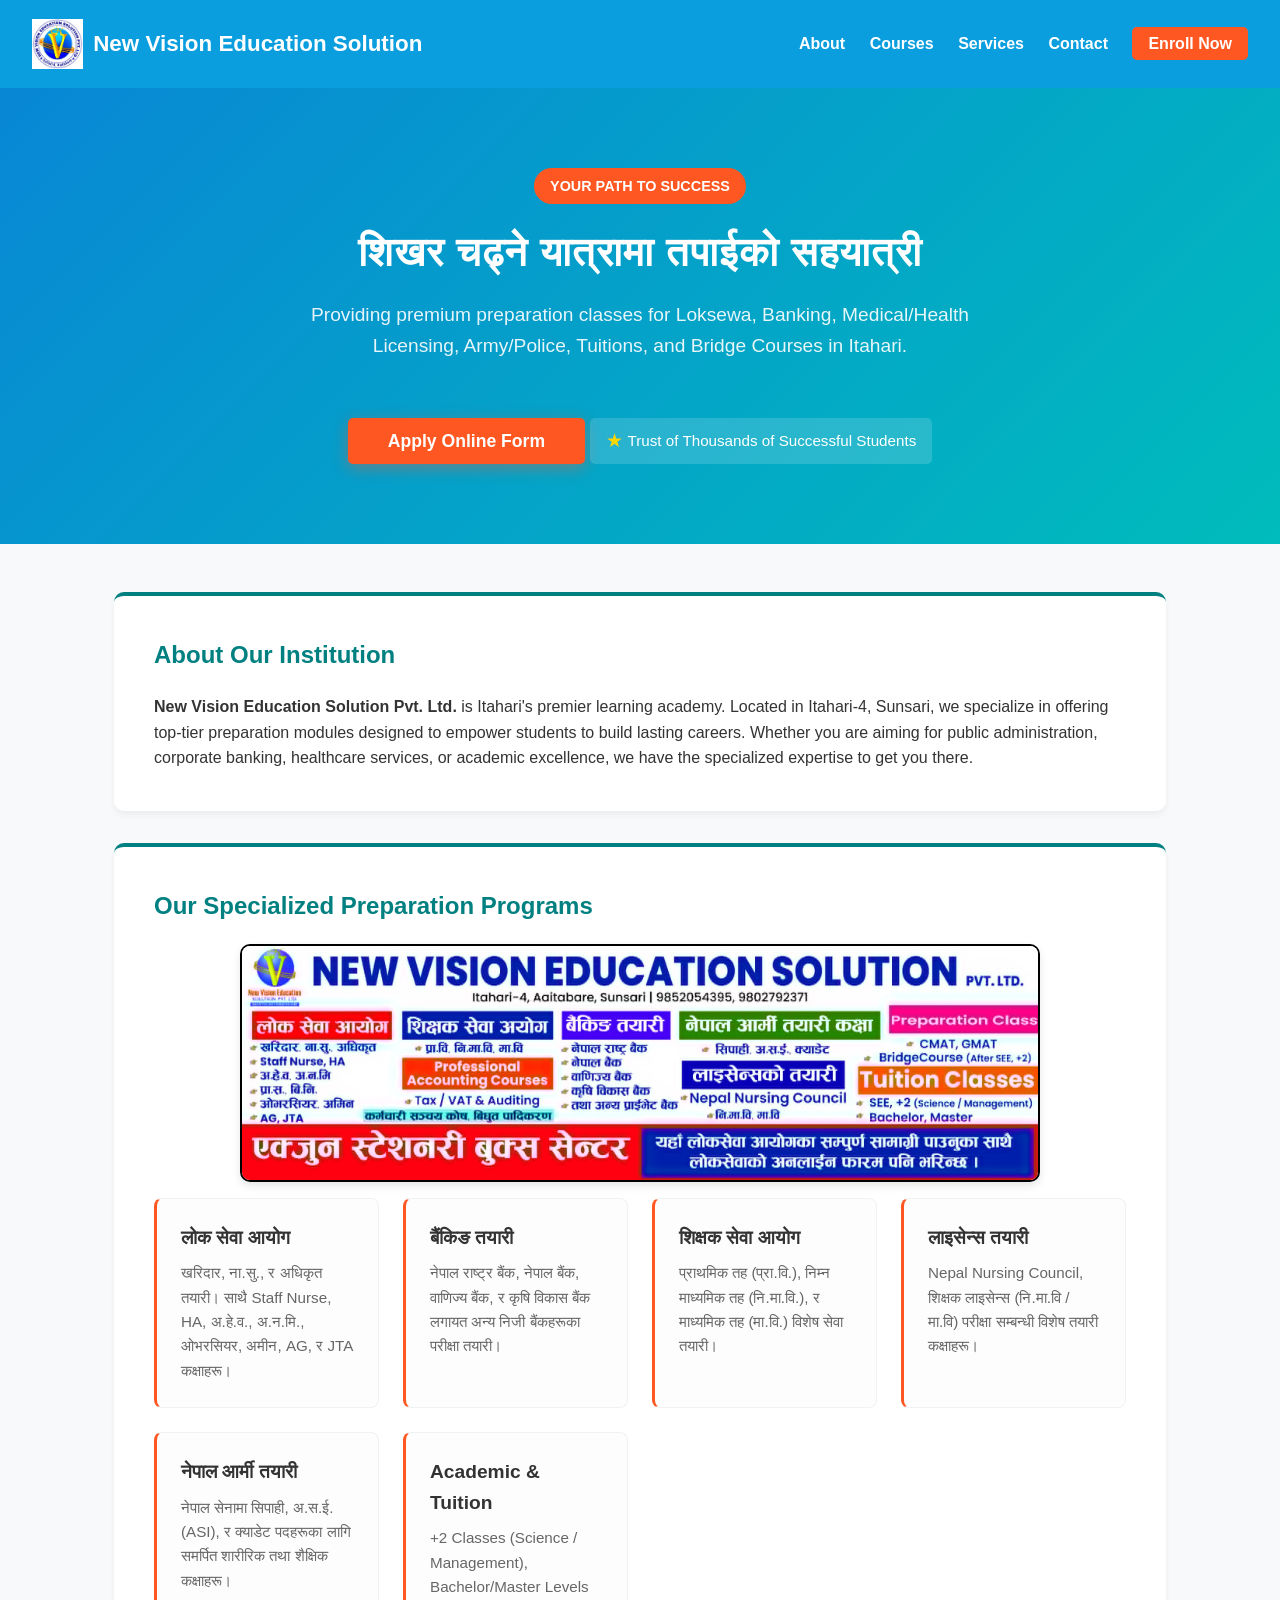
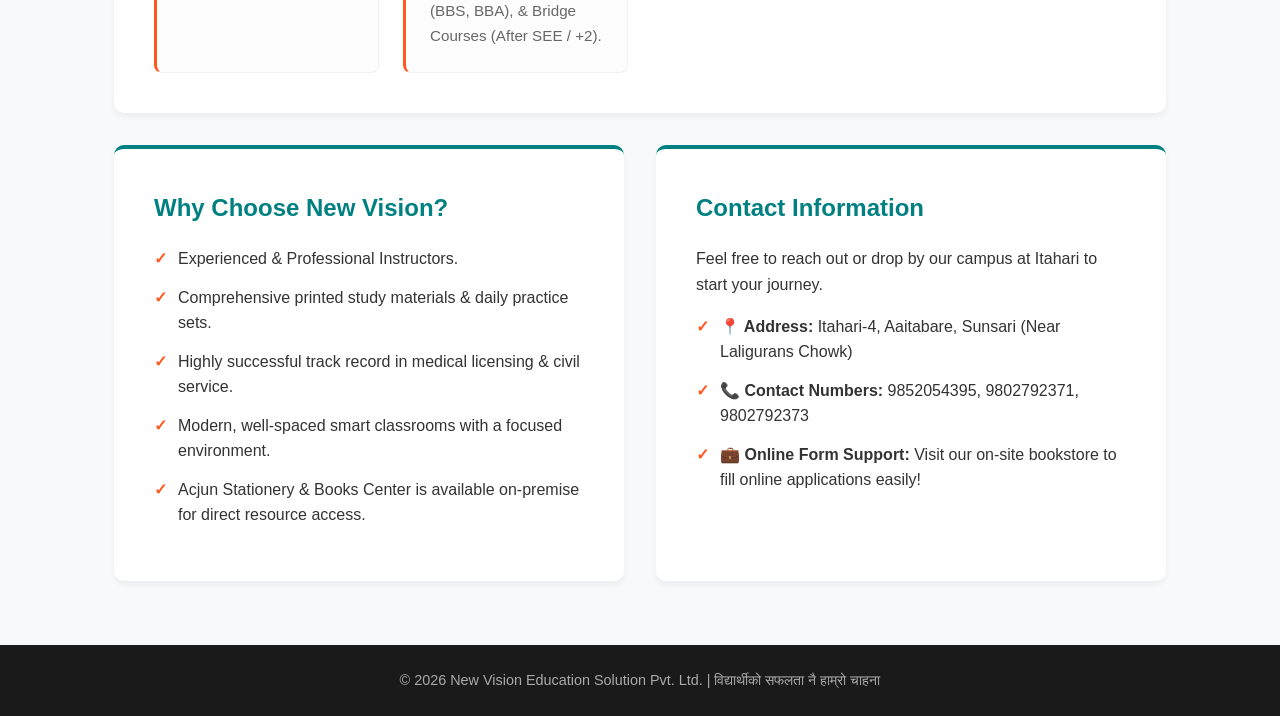
<file: index.html>
<!DOCTYPE html>
<html lang="en">
<head>
    <meta charset="UTF-8">
    <meta name="viewport" content="width=device-width, initial-scale=1.0">
    <title>New Vision Education Solution - Itahari</title>
    <link rel="stylesheet" href="style.css">
</head>
<body>

    <!-- Header Navigation -->
    <header>
        <div class="logo">
            <img src="img/logo.jpg" alt="New Vision Education Solution Logo" style="height: 50px; margin-right: 10px;">
            <h1>New Vision Education Solution</h1>
        </div>
        <nav>
            <a href="#about">About</a>
            <a href="#courses">Courses</a>
            <a href="#features">Services</a>
            <a href="#contact">Contact</a>
            <a href="enroll.html" style="background-color: #ff5722; padding: 0.5rem 1rem; border-radius: 5px; margin-left: 20px;">Enroll Now</a>
        </nav>
    </header>

    <!-- Hero Banner -->
    <div class="hero-banner">
        <span class="badge">Your Path to Success</span>
        <h2>शिखर चढ्ने यात्रामा तपाईको सहयात्री</h2>
        <p>Providing premium preparation classes for Loksewa, Banking, Medical/Health Licensing, Army/Police, Tuitions, and Bridge Courses in Itahari.</p>
        <button class="btn-enroll" onclick="window.location.href='enroll.html'">Apply Online Form</button>
        <div class="rating-badge">
            <span>★</span> Trust of Thousands of Successful Students
        </div>
    </div>

    <!-- Main Content Container -->
    <main>
        
        <!-- About Section -->
        <section id="about">
            <h2>About Our Institution</h2>
            <p><strong>New Vision Education Solution Pvt. Ltd.</strong> is Itahari's premier learning academy. Located in Itahari-4, Sunsari, we specialize in offering top-tier preparation modules designed to empower students to build lasting careers. Whether you are aiming for public administration, corporate banking, healthcare services, or academic excellence, we have the specialized expertise to get you there.</p>
        </section>

        <!-- Courses Section -->
        <section id="courses">
            <h2>Our Specialized Preparation Programs</h2>

            <img class="banner-image" src="img/banner.jpg" alt="Courses Image" style="width: 100%; max-width: 800px; display: block; margin: 0 auto; border-radius: 10px; box-shadow: 0 4px 8px rgba(0, 0, 0, 0.1);">
            
            <div class="courses-grid">
                
                <div class="course-card">
                    <h3>लोक सेवा आयोग</h3>
                    <p>खरिदार, ना.सु., र अधिकृत तयारी। साथै Staff Nurse, HA, अ.हे.व., अ.न.मि., ओभरसियर, अमीन, AG, र JTA कक्षाहरू।</p>
                </div>

                <div class="course-card">
                    <h3>बैंकिङ तयारी</h3>
                    <p>नेपाल राष्ट्र बैंक, नेपाल बैंक, वाणिज्य बैंक, र कृषि विकास बैंक लगायत अन्य निजी बैंकहरूका परीक्षा तयारी।</p>
                </div>

                <div class="course-card">
                    <h3>शिक्षक सेवा आयोग</h3>
                    <p>प्राथमिक तह (प्रा.वि.), निम्न माध्यमिक तह (नि.मा.वि.), र माध्यमिक तह (मा.वि.) विशेष सेवा तयारी।</p>
                </div>

                <div class="course-card">
                    <h3>लाइसेन्स तयारी</h3>
                    <p>Nepal Nursing Council, शिक्षक लाइसेन्स (नि.मा.वि / मा.वि) परीक्षा सम्बन्धी विशेष तयारी कक्षाहरू।</p>
                </div>

                <div class="course-card">
                    <h3>नेपाल आर्मी तयारी</h3>
                    <p>नेपाल सेनामा सिपाही, अ.स.ई. (ASI), र क्याडेट पदहरूका लागि समर्पित शारीरिक तथा शैक्षिक कक्षाहरू।</p>
                </div>

                <div class="course-card">
                    <h3>Academic & Tuition</h3>
                    <p>+2 Classes (Science / Management), Bachelor/Master Levels (BBS, BBA), & Bridge Courses (After SEE / +2).</p>
                </div>

            </div>
        </section>

        <!-- Dynamic Side-by-Side Grid (Services & Contact Info) -->
        <div class="side-by-side-grid">
            
            <!-- Features / Services Section -->
            <section id="features">
                <h2>Why Choose New Vision?</h2>
                <ul>
                    <li>Experienced & Professional Instructors.</li>
                    <li>Comprehensive printed study materials & daily practice sets.</li>
                    <li>Highly successful track record in medical licensing & civil service.</li>
                    <li>Modern, well-spaced smart classrooms with a focused environment.</li>
                    <li>Acjun Stationery & Books Center is available on-premise for direct resource access.</li>
                </ul>
            </section>

            <!-- Contact & Location Section -->
            <section id="contact">
                <h2>Contact Information</h2>
                <p>Feel free to reach out or drop by our campus at Itahari to start your journey.</p>
                <ul style="margin-top: 1rem;">
                    <li><strong>📍 Address:</strong> Itahari-4, Aaitabare, Sunsari (Near Laligurans Chowk)</li>
                    <li><strong>📞 Contact Numbers:</strong> 9852054395, 9802792371, 9802792373</li>
                    <li><strong>💼 Online Form Support:</strong> Visit our on-site bookstore to fill online applications easily!</li>
                </ul>
            </section>

        </div>

    </main>

    <!-- Footer Area -->
    <footer>
        <p>&copy; 2026 New Vision Education Solution Pvt. Ltd. | विद्यार्थीको सफलता नै हाम्रो चाहना</p>
    </footer>

</body>
</html>
</file>
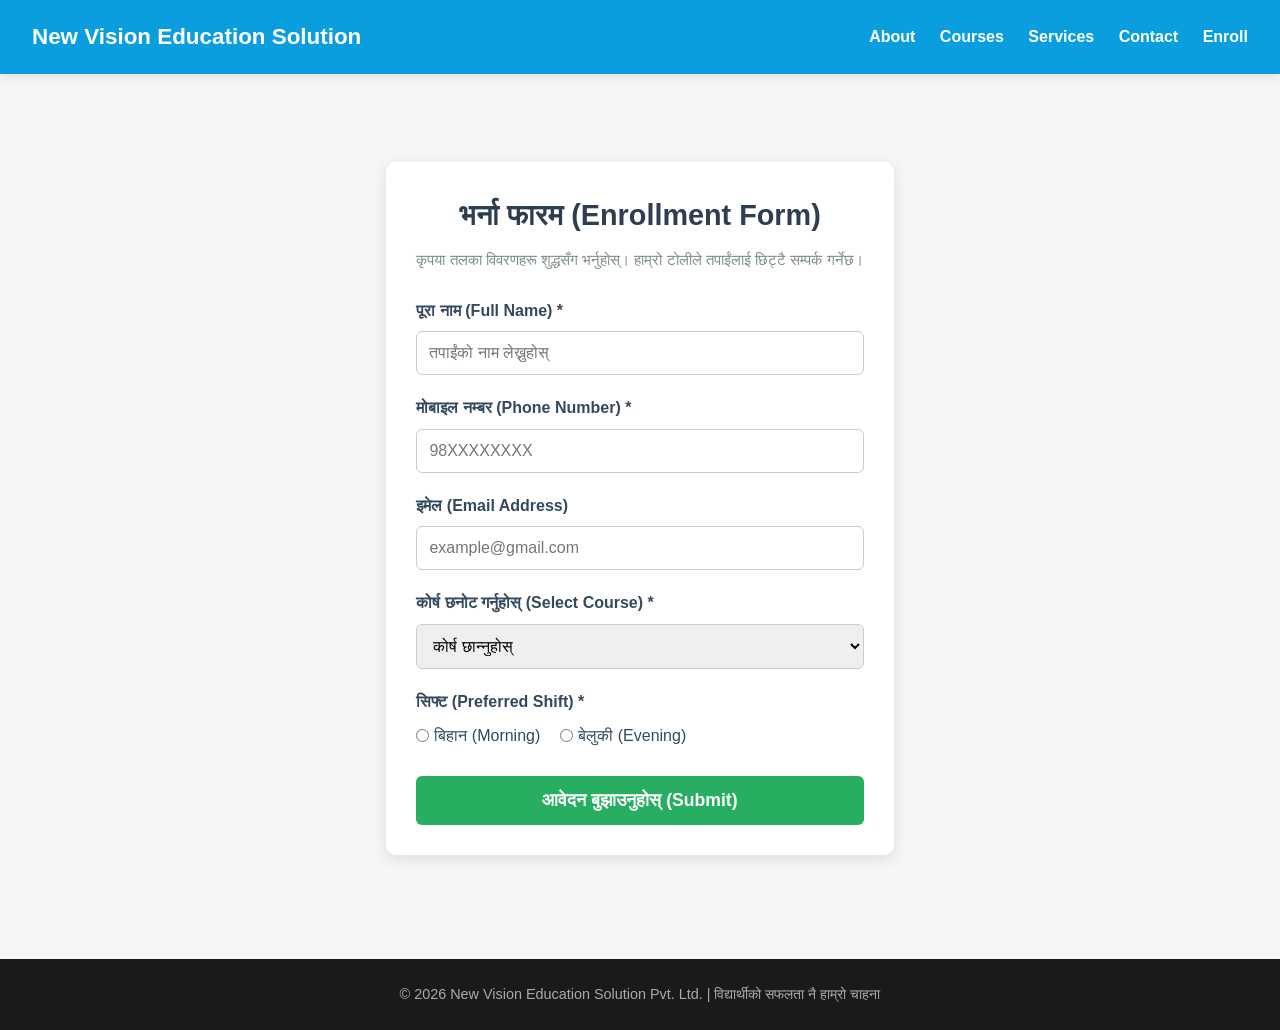
<file: enroll.html>
<!DOCTYPE html>
<html lang="ne">
<head>
    <meta charset="UTF-8">
    <meta name="viewport" content="width=device-width, initial-scale=1.0">
    <title>Enrollment Form - New Vision Education Solution</title>
    <!-- Reusing your external stylesheet for header/footer consistency -->
    <link rel="stylesheet" href="style.css">
    <style>
        /* Modern styling specifically for the Enrollment Form */
        body {
            background-color: #f4f7f6;
            font-family: 'Segoe UI', Tahoma, Geneva, Verdana, sans-serif;
        }

        .form-container {
            max-width: 600px;
            margin: 40px auto;
            background: #ffffff;
            padding: 30px;
            border-radius: 10px;
            box-shadow: 0 4px 15px rgba(0,0,0,0.1);
        }

        .form-container h2 {
            color: #2c3e50;
            text-align: center;
            margin-bottom: 10px;
            font-size: 1.8rem;
        }

        .form-container p {
            text-align: center;
            color: #7f8c8d;
            margin-bottom: 25px;
            font-size: 0.95rem;
        }

        .form-group {
            margin-bottom: 20px;
        }

        .form-group label {
            display: block;
            margin-bottom: 8px;
            font-weight: 600;
            color: #34495e;
        }

        .form-group input, 
        .form-group select {
            width: 100%;
            padding: 12px;
            border: 1px solid #ccc;
            border-radius: 6px;
            box-sizing: border-box;
            font-size: 1rem;
            transition: border-color 0.3s ease;
        }

        .form-group input:focus, 
        .form-group select:focus {
            border-color: #3498db;
            outline: none;
        }

        .radio-group {
            display: flex;
            gap: 20px;
            margin-top: 5px;
        }

        .radio-group label {
            font-weight: normal;
            display: flex;
            align-items: center;
            gap: 5px;
            cursor: pointer;
        }

        .radio-group input {
            width: auto;
        }

        .btn-submit {
            width: 100%;
            background-color: #27ae60;
            color: white;
            padding: 14px;
            border: none;
            border-radius: 6px;
            font-size: 1.1rem;
            font-weight: bold;
            cursor: pointer;
            transition: background 0.3s ease;
        }

        .btn-submit:hover {
            background-color: #219653;
        }

        /* Success Message styling */
        .success-box {
            display: none;
            text-align: center;
            padding: 30px;
            background: #e8f8f5;
            border: 2px solid #2ecc71;
            border-radius: 10px;
            color: #27ae60;
        }
        .success-box h3 { margin-top: 0; }
    </style>
</head>
<body>

    <!-- Header Navigation (Consistent with Index page) -->
    <header>
        <div class="logo">
            <h1>New Vision Education Solution</h1>
        </div>
        <nav>
            <a href="index.html#about">About</a>
            <a href="index.html#courses">Courses</a>
            <a href="index.html#features">Services</a>
            <a href="index.html#contact">Contact</a>
            <a href="enroll.html" class="active">Enroll</a>
        </nav>
    </header>

    <main>
        <div class="form-container">
            <!-- Form Area -->
            <form id="enrollmentForm">
                <h2>भर्ना फारम (Enrollment Form)</h2>
                <p>कृपया तलका विवरणहरू शुद्धसँग भर्नुहोस्। हाम्रो टोलीले तपाईंलाई छिट्टै सम्पर्क गर्नेछ।</p>

                <div class="form-group">
                    <label for="fullName">पूरा नाम (Full Name) *</label>
                    <input type="text" id="fullName" required placeholder="तपाईंको नाम लेख्नुहोस्">
                </div>

                <div class="form-group">
                    <label for="phone">मोबाइल नम्बर (Phone Number) *</label>
                    <input type="tel" id="phone" required placeholder="98XXXXXXXX">
                </div>

                <div class="form-group">
                    <label for="email">इमेल (Email Address)</label>
                    <input type="email" id="email" placeholder="example@gmail.com">
                </div>

                <div class="form-group">
                    <label for="course">कोर्ष छनोट गर्नुहोस् (Select Course) *</label>
                    <select id="course" required>
                        <option value="" disabled selected>कोर्ष छान्नुहोस्</option>
                        <option value="loksewa">लोकसेवा तयारी (नासु / खरिदार)</option>
                        <option value="banking">Banking Classes (NRB / RBB)</option>
                        <option value="bachelors">Bachelors Classes (BBS / BBA)</option>
                        <option value="+2">+2 Classes (Class 11 / 12)</option>
                        <option value="see-neb">SEE & NEB Preparation</option>
                    </select>
                </div>

                <div class="form-group">
                    <label>सिफ्ट (Preferred Shift) *</label>
                    <div class="radio-group">
                        <label><input type="radio" name="shift" value="morning" required> बिहान (Morning)</label>
                        <label><input type="radio" name="shift" value="evening"> बेलुकी (Evening)</label>
                    </div>
                </div>

                <button type="submit" class="btn-submit">आवेदन बुझाउनुहोस् (Submit)</button>
            </form>

            <!-- Success Dynamic Message Container -->
            <div id="successMessage" class="success-box">
                <h3>✔ बधाई छ! तपाईंको आवेदन दर्ता भयो।</h3>
                <p>हामी तपाईंको सिट सुरक्षित गर्न थप प्रक्रियाका लागि छिट्टै सम्पर्क गर्नेछौं।</p>
                <p>तत्काल जानकारीको लागि हेल्पर डेस्क नम्बर: <strong>+977 980-2792373</strong></p>
                <br>
                <a href="index.html" style="color: #3498db; text-decoration: none; font-weight: bold;">मुख्य पृष्ठमा फर्कनुहोस्</a>
            </div>
        </div>
    </main>

    <!-- Footer Area -->
    <footer>
        <p>&copy; 2026 New Vision Education Solution Pvt. Ltd. | विद्यार्थीको सफलता नै हाम्रो चाहना</p>
    </footer>

    <!-- Form Processing JavaScript -->
    <script>
        document.getElementById('enrollmentForm').addEventListener('submit', function(event) {
            // Prevent the default browser page reload form submission style
            event.preventDefault();

            // Fetch field values
            const name = document.getElementById('fullName').value;
            const courseElement = document.getElementById('course');
            const selectedCourse = courseElement.options[courseElement.selectedIndex].text;

            // Hide form and display a seamless dynamic success notification
            document.getElementById('enrollmentForm').style.display = 'none';
            
            const successBox = document.getElementById('successMessage');
            successBox.style.display = 'block';
            
            // Personalize the success message layout
            successBox.insertAdjacentHTML('afterbegin', `<p>धन्यवाद <strong>${name}</strong>, तपाईंले <strong>${selectedCourse}</strong> कोर्षको लागि आवेदन दिनुभएको छ।</p>`);
        });
    </script>

</body>
</html>
</file>
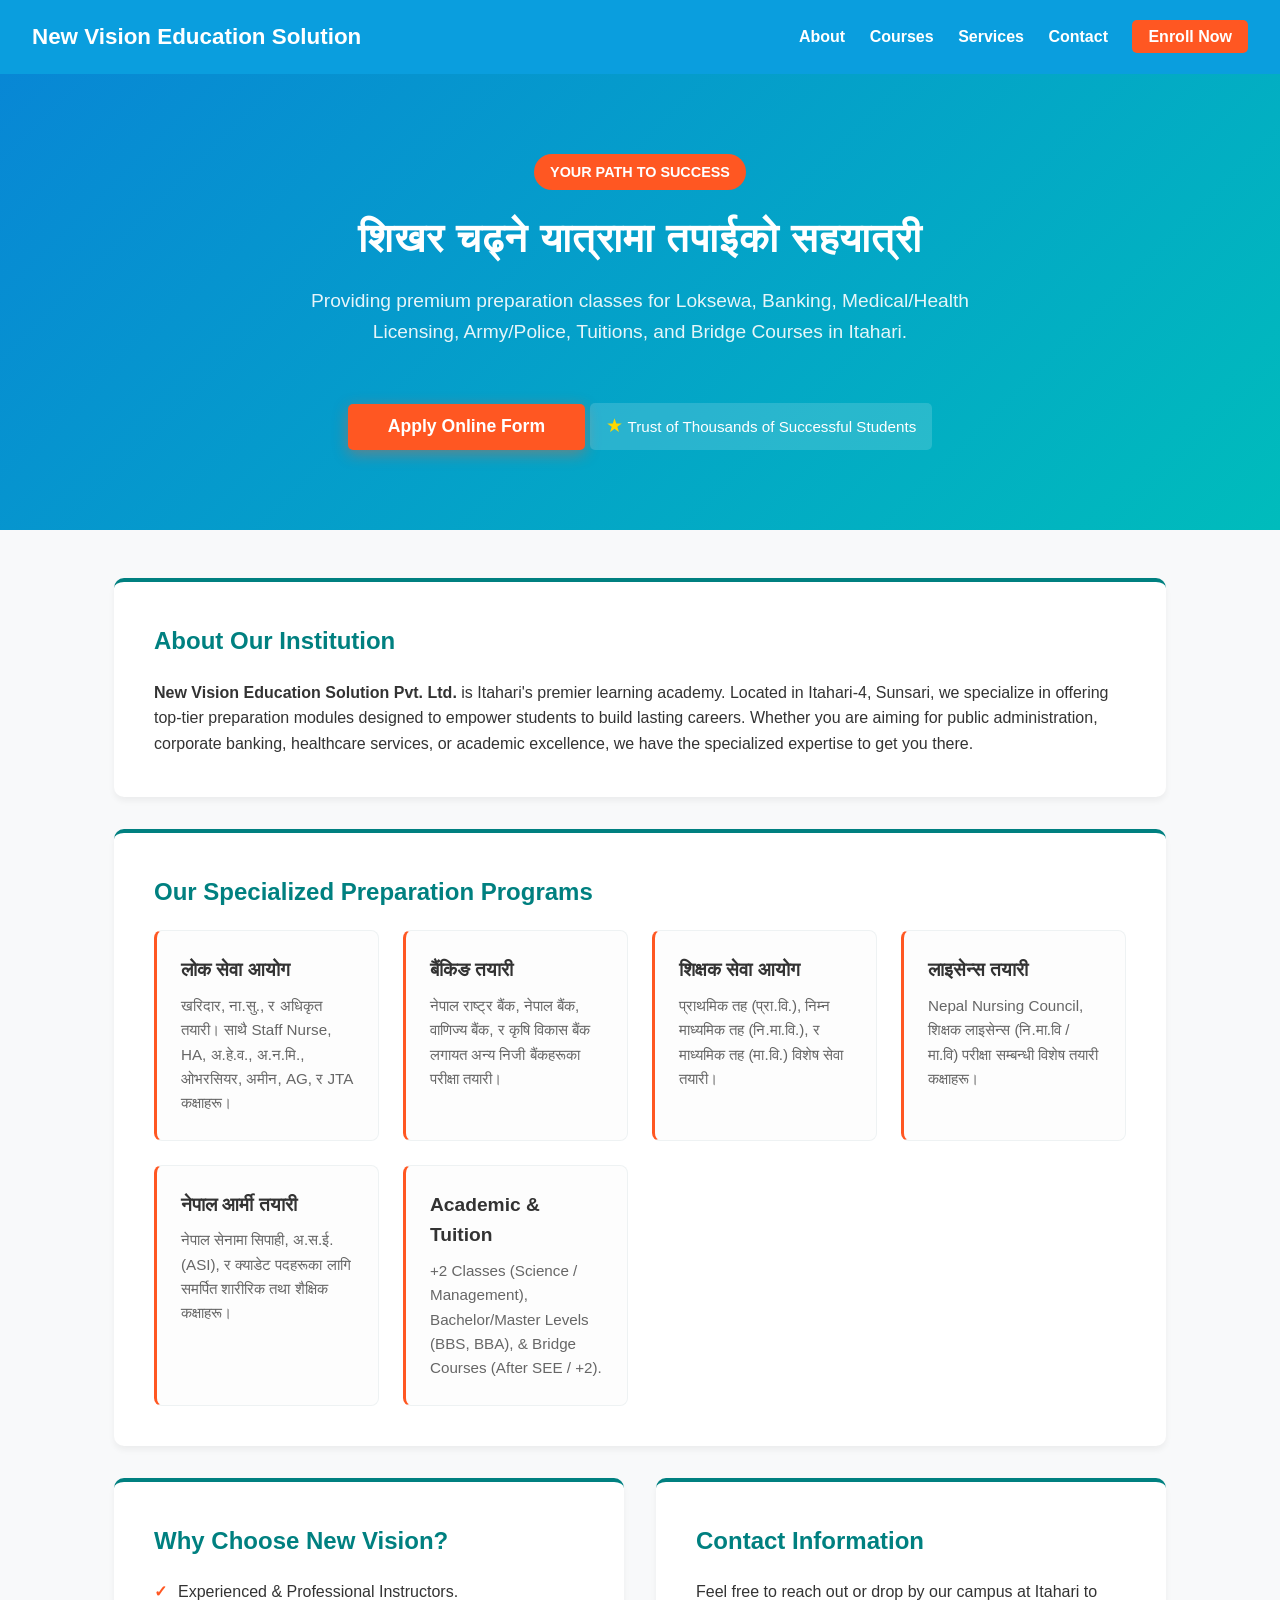
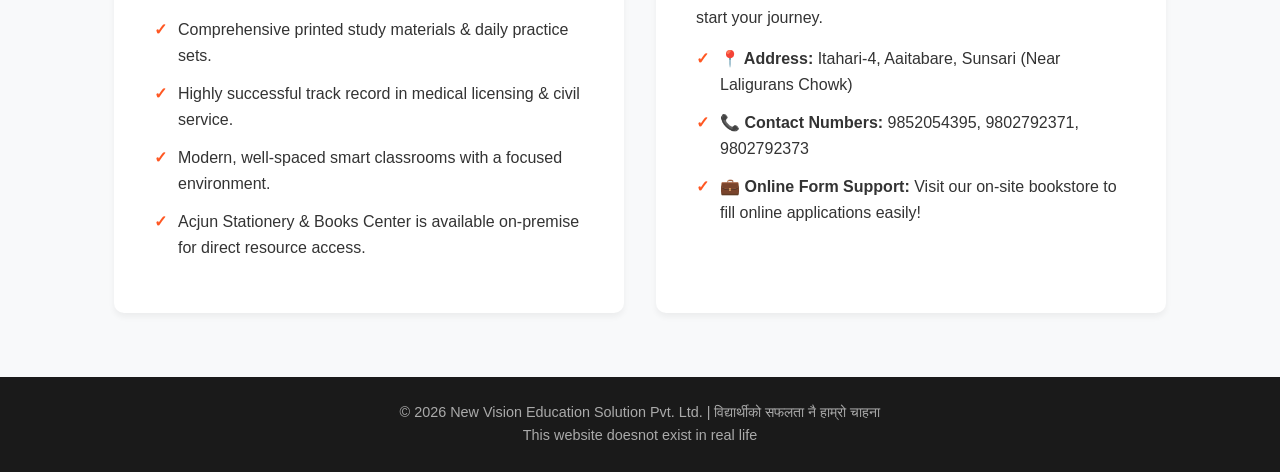
<file: new_vision.html>
<!DOCTYPE html>
<html lang="en">
<head>
    <meta charset="UTF-8">
    <meta name="viewport" content="width=device-width, initial-scale=1.0">
    <title>New Vision Education Solution - Itahari</title>
    <link rel="stylesheet" href="style.css">
</head>
<body>

    <!-- Header Navigation -->
    <header>
        <div class="logo">
            <h1>New Vision Education Solution</h1>
        </div>
        <nav>
            <a href="#about">About</a>
            <a href="#courses">Courses</a>
            <a href="#features">Services</a>
            <a href="#contact">Contact</a>
            <a href="enroll.html" style="background-color: #ff5722; padding: 0.5rem 1rem; border-radius: 5px; margin-left: 20px;">Enroll Now</a>
        </nav>
    </header>

    <!-- Hero Banner -->
    <div class="hero-banner">
        <span class="badge">Your Path to Success</span>
        <h2>शिखर चढ्ने यात्रामा तपाईको सहयात्री</h2>
        <p>Providing premium preparation classes for Loksewa, Banking, Medical/Health Licensing, Army/Police, Tuitions, and Bridge Courses in Itahari.</p>
        <button class="btn-enroll" onclick="window.location.href='enroll.html'">Apply Online Form</button>
        <div class="rating-badge">
            <span>★</span> Trust of Thousands of Successful Students
        </div>
    </div>

    <!-- Main Content Container -->
    <main>
        
        <!-- About Section -->
        <section id="about">
            <h2>About Our Institution</h2>
            <p><strong>New Vision Education Solution Pvt. Ltd.</strong> is Itahari's premier learning academy. Located in Itahari-4, Sunsari, we specialize in offering top-tier preparation modules designed to empower students to build lasting careers. Whether you are aiming for public administration, corporate banking, healthcare services, or academic excellence, we have the specialized expertise to get you there.</p>
        </section>

        <!-- Courses Section -->
        <section id="courses">
            <h2>Our Specialized Preparation Programs</h2>
            <div class="courses-grid">
                
                <div class="course-card">
                    <h3>लोक सेवा आयोग</h3>
                    <p>खरिदार, ना.सु., र अधिकृत तयारी। साथै Staff Nurse, HA, अ.हे.व., अ.न.मि., ओभरसियर, अमीन, AG, र JTA कक्षाहरू।</p>
                </div>

                <div class="course-card">
                    <h3>बैंकिङ तयारी</h3>
                    <p>नेपाल राष्ट्र बैंक, नेपाल बैंक, वाणिज्य बैंक, र कृषि विकास बैंक लगायत अन्य निजी बैंकहरूका परीक्षा तयारी।</p>
                </div>

                <div class="course-card">
                    <h3>शिक्षक सेवा आयोग</h3>
                    <p>प्राथमिक तह (प्रा.वि.), निम्न माध्यमिक तह (नि.मा.वि.), र माध्यमिक तह (मा.वि.) विशेष सेवा तयारी।</p>
                </div>

                <div class="course-card">
                    <h3>लाइसेन्स तयारी</h3>
                    <p>Nepal Nursing Council, शिक्षक लाइसेन्स (नि.मा.वि / मा.वि) परीक्षा सम्बन्धी विशेष तयारी कक्षाहरू।</p>
                </div>

                <div class="course-card">
                    <h3>नेपाल आर्मी तयारी</h3>
                    <p>नेपाल सेनामा सिपाही, अ.स.ई. (ASI), र क्याडेट पदहरूका लागि समर्पित शारीरिक तथा शैक्षिक कक्षाहरू।</p>
                </div>

                <div class="course-card">
                    <h3>Academic & Tuition</h3>
                    <p>+2 Classes (Science / Management), Bachelor/Master Levels (BBS, BBA), & Bridge Courses (After SEE / +2).</p>
                </div>

            </div>
        </section>

        <!-- Dynamic Side-by-Side Grid (Services & Contact Info) -->
        <div class="side-by-side-grid">
            
            <!-- Features / Services Section -->
            <section id="features">
                <h2>Why Choose New Vision?</h2>
                <ul>
                    <li>Experienced & Professional Instructors.</li>
                    <li>Comprehensive printed study materials & daily practice sets.</li>
                    <li>Highly successful track record in medical licensing & civil service.</li>
                    <li>Modern, well-spaced smart classrooms with a focused environment.</li>
                    <li>Acjun Stationery & Books Center is available on-premise for direct resource access.</li>
                </ul>
            </section>

            <!-- Contact & Location Section -->
            <section id="contact">
                <h2>Contact Information</h2>
                <p>Feel free to reach out or drop by our campus at Itahari to start your journey.</p>
                <ul style="margin-top: 1rem;">
                    <li><strong>📍 Address:</strong> Itahari-4, Aaitabare, Sunsari (Near Laligurans Chowk)</li>
                    <li><strong>📞 Contact Numbers:</strong> 9852054395, 9802792371, 9802792373</li>
                    <li><strong>💼 Online Form Support:</strong> Visit our on-site bookstore to fill online applications easily!</li>
                </ul>
            </section>

        </div>

    </main>

    <!-- Footer Area -->
    <footer>
        <p>&copy; 2026 New Vision Education Solution Pvt. Ltd. | विद्यार्थीको सफलता नै हाम्रो चाहना</p>
        <p>This  website doesnot exist in real life</p>
    </footer>

</body>
</html>
</file>
<file: style.css>
/* Base Setup */
* {
    margin: 0;
    padding: 0;
    box-sizing: border-box;
    font-family: 'Segoe UI', Tahoma, Geneva, Verdana, sans-serif;
}                                                                                                                                                                                                                                        

body {
    background-color: #f8f9fa;
    color: #333;
    line-height: 1.6;
}

/* Header Navigation */
header {
    background-color: #0a9ede;
    color: white;
    padding: 1.2rem 2rem;
    display: flex;
    justify-content: space-between;
    align-items: center;
    box-shadow: 0 2px 10px rgba(0, 0, 0, 0.1);
}

.logo{
    display: flex;
    align-items: center;
}
.logo h1 {
    font-size: 1.4rem;
    font-weight: 700;
}

nav a {
    color: white;
    text-decoration: none;
    margin-left: 20px;
    font-weight: 600;
    transition: color 0.2s;
}

nav a:hover {
    color: #ff5722;
}

/* Hero Banner */
.hero-banner {
    background: linear-gradient(135deg, #0887d5 0%, #00bcbc 100%);
    color: white;
    text-align: center;
    padding: 5rem 1.5rem;
    position: relative;
}
.banner-image {
    width: 100%;
    max-width: 800px;
    display: block;
    margin: 2rem auto 0 auto;
    border: 2px solid black;
    border-radius: 10px;
    box-shadow: 0 4px 8px rgba(0, 0, 0, 0.1);
}
.hero-banner .badge {
    background-color: #ff5722;
    color: white;
    padding: 0.4rem 1rem;
    border-radius: 50px;
    font-weight: bold;
    display: inline-block;
    margin-bottom: 1rem;
    font-size: 0.9rem;
    text-transform: uppercase;
}

.hero-banner h2 {
    font-size: 2.5rem;
    margin-bottom: 1rem;
    letter-spacing: 1px;
}

.hero-banner p {
    font-size: 1.2rem;
    max-width: 700px;
    margin: 0 auto 2rem auto;
    opacity: 0.9;
}

/* Trust Badge Style */
.rating-badge {
    display: inline-flex;
    align-items: center;
    background: rgba(255, 255, 255, 0.15);
    padding: 0.5rem 1rem;
    border-radius: 5px;
    margin-top: 1.5rem;
    font-size: 0.95rem;
}

.rating-badge span {
    color: #ffd700;
    margin-right: 5px;
    font-size: 1.2rem;
}

.btn-enroll {
    background-color: #ff5722;
    color: white;
    padding: 0.8rem 2.5rem;
    border: none;
    border-radius: 5px;
    font-size: 1.1rem;
    font-weight: bold;
    cursor: pointer;
    box-shadow: 0 4px 15px rgba(255, 87, 34, 0.4);
    transition: background 0.3s, transform 0.2s;
}

.btn-enroll:hover {
    background-color: #e64a19;
    transform: translateY(-2px);
}

/* Main Content Container */
main {
    max-width: 1100px;
    margin: 3rem auto;
    padding: 0 1.5rem;
    display: flex;
    flex-direction: column;
    gap: 2rem;
}

/* Side-by-Side Grid Layout for Services & Contact */
.side-by-side-grid {
    display: grid;
    grid-template-columns: repeat(auto-fit, minmax(300px, 1fr));
    gap: 2rem;
}

/* Styled Sections */
section {
    background: white;
    padding: 2.5rem;
    border-radius: 10px;
    box-shadow: 0 4px 6px rgba(0, 0, 0, 0.05);
    border-top: 4px solid #008080;
}

section h2 {
    color: #008080;
    margin-bottom: 1.2rem;
    font-size: 1.5rem;
}

/* Course Grid Layout */
.courses-grid {
    display: grid;
    grid-template-columns: repeat(auto-fit, minmax(220px, 1fr));
    gap: 1.5rem;
    margin-top: 1rem;
}

.course-card {
    background: #fdfdfd;
    border: 1px solid #eef2f3;
    padding: 1.5rem;
    border-radius: 8px;
    border-left: 3px solid #ff5722;
}

.course-card h3 {
    color: #333;
    font-size: 1.2rem;
    margin-bottom: 0.5rem;
}

.course-card p {
    font-size: 0.95rem;
    color: #666;
}

/* List Items Styling */
section ul {
    list-style: none;
}

section ul li {
    margin-bottom: 0.8rem;
    position: relative;
    padding-left: 1.5rem;
}

section ul li::before {
    content: "✓";
    color: #ff5722;
    font-weight: bold;
    position: absolute;
    left: 0;
}

/* Footer */
footer {
    background-color: #1a1a1a;
    color: #aaa;
    text-align: center;
    padding: 1.5rem;
    font-size: 0.9rem;
    margin-top: 4rem;
}
</file>
